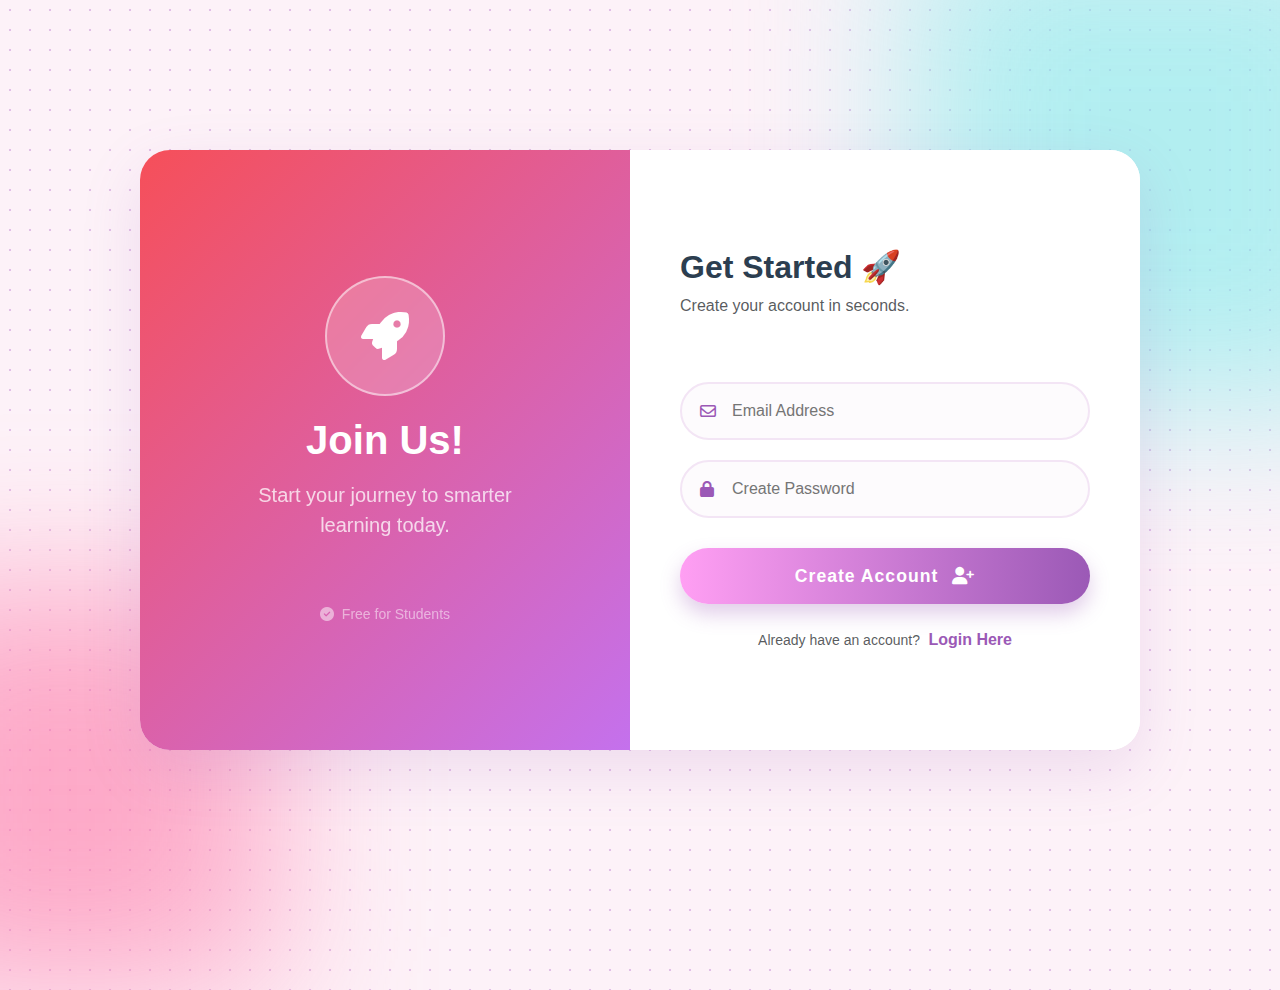
<file: LessonSummaryQuiz-main/LessonSummaryAI/app/templates/register.html>
<!DOCTYPE html>
<html lang="en">
<head>
    <title>Register - LessonAI</title>
    <meta name="viewport" content="width=device-width, initial-scale=1.0">
    <link href="https://cdn.jsdelivr.net/npm/bootstrap@5.3.0/dist/css/bootstrap.min.css" rel="stylesheet">
    <link rel="stylesheet" href="https://cdnjs.cloudflare.com/ajax/libs/font-awesome/6.4.0/css/all.min.css">
    <style>
        /* GENEL SAYFA YAPISI (LOGIN İLE AYNI) */
        body {
            font-family: 'Segoe UI', Tahoma, Geneva, Verdana, sans-serif;
            background-color: #fdf2f8;
            background-image: radial-gradient(#e1bee7 1px, transparent 1px);
            background-size: 20px 20px;
            height: 100vh;
            display: flex;
            align-items: center;
            justify-content: center;
            overflow: hidden;
            position: relative;
        }

        /* YÜZEN BALONLAR (BLOBS) */
        .blob {
            position: absolute;
            filter: blur(80px);
            z-index: -1;
            opacity: 0.6;
            animation: float 10s infinite alternate;
        }
        .blob-1 { top: -10%; right: -10%; width: 500px; height: 500px; background: #81ecec; } /* Mavi tonu */
        .blob-2 { bottom: -10%; left: -10%; width: 400px; height: 400px; background: #fd79a8; } /* Pembe tonu */
        
        @keyframes float {
            0% { transform: translate(0, 0); }
            100% { transform: translate(-30px, -50px); }
        }

        /* ANA KART */
        .login-container {
            width: 1000px;
            max-width: 95%;
            height: 600px;
            background: white;
            border-radius: 30px;
            box-shadow: 0 20px 60px rgba(155, 89, 182, 0.15);
            overflow: hidden;
            display: flex;
            animation: slideUp 0.8s ease-out;
        }

        /* SOL TARAF (BRANDING) - Kayıt için renkler biraz farklı (Ters Degrade) */
        .brand-side {
            flex: 1;
            background: linear-gradient(135deg, #f64f59 0%, #c471ed 100%);
            display: flex;
            flex-direction: column;
            justify-content: center;
            align-items: center;
            color: white;
            padding: 40px;
            text-align: center;
            position: relative;
        }
        
        .brand-circle {
            width: 120px; height: 120px;
            background: rgba(255,255,255,0.2);
            border-radius: 50%;
            display: flex; align-items: center; justify-content: center;
            margin-bottom: 20px;
            border: 2px solid rgba(255,255,255,0.5);
            backdrop-filter: blur(5px);
            animation: pulse 3s infinite;
        }
        @keyframes pulse { 0% { transform: scale(1); } 50% { transform: scale(1.05); } 100% { transform: scale(1); } }

        /* SAĞ TARAF (FORM) */
        .form-side {
            flex: 1;
            padding: 50px;
            display: flex;
            flex-direction: column;
            justify-content: center;
            background: white;
        }

        /* INPUT GRUPLARI */
        .input-group-custom { position: relative; margin-bottom: 20px; }
        .input-group-custom i {
            position: absolute; left: 20px; top: 50%; transform: translateY(-50%);
            color: #9b59b6; z-index: 10;
        }
        .form-control-custom {
            width: 100%; padding: 15px 15px 15px 50px;
            border-radius: 50px; border: 2px solid #f3e5f5;
            background: #fdfbfd; font-size: 1rem; transition: all 0.3s;
        }
        .form-control-custom:focus {
            border-color: #9b59b6; background: white;
            box-shadow: 0 0 0 4px rgba(155, 89, 182, 0.1); outline: none;
        }

        /* KAYIT BUTONU */
        .btn-login {
            width: 100%; padding: 15px; border-radius: 50px; border: none;
            background: linear-gradient(90deg, #ff9ff3, #9b59b6);
            color: white; font-weight: bold; font-size: 1.1rem; letter-spacing: 1px;
            box-shadow: 0 10px 20px rgba(155, 89, 182, 0.3); transition: all 0.3s; margin-top: 10px;
        }
        .btn-login:hover {
            transform: translateY(-2px);
            box-shadow: 0 15px 30px rgba(155, 89, 182, 0.4);
            background: linear-gradient(90deg, #e056fd, #8e44ad);
        }

        @keyframes slideUp { from { opacity: 0; transform: translateY(50px); } to { opacity: 1; transform: translateY(0); } }

        @media (max-width: 768px) {
            .login-container { flex-direction: column; height: auto; }
            .brand-side { padding: 40px 20px; }
            .form-side { padding: 40px 30px; }
        }
    </style>
</head>
<body>

    <div class="blob blob-1"></div>
    <div class="blob blob-2"></div>

    <div class="login-container">
        
        <div class="brand-side">
            <div class="brand-circle">
                <i class="fa-solid fa-rocket fa-3x"></i>
            </div>
            <h1 class="fw-bold mb-3">Join Us!</h1>
            <p class="fs-5 opacity-75">Start your journey to smarter<br>learning today.</p>
            
            <div class="mt-5 opacity-50 small">
                <i class="fa-solid fa-check-circle me-1"></i> Free for Students
            </div>
        </div>

        <div class="form-side">
            <div class="mb-5">
                <h2 class="fw-bold" style="color: #2c3e50;">Get Started 🚀</h2>
                <p class="text-muted">Create your account in seconds.</p>
            </div>

            <form method="POST">
                <div class="input-group-custom">
                    <i class="fa-regular fa-envelope"></i>
                    <input type="email" name="email" class="form-control-custom" placeholder="Email Address" required>
                </div>

                <div class="input-group-custom">
                    <i class="fa-solid fa-lock"></i>
                    <input type="password" name="password" class="form-control-custom" placeholder="Create Password" required>
                </div>

                <div class="mb-2"></div> <button type="submit" class="btn-login">
                    Create Account <i class="fa-solid fa-user-plus ms-2"></i>
                </button>

                <div class="text-center mt-4">
                    <span class="text-muted small">Already have an account?</span>
                    <a href="/login" class="fw-bold ms-1" style="color: #9b59b6; text-decoration: none;">Login Here</a>
                </div>
            </form>
        </div>

    </div>

</body>
</html>
</file>
